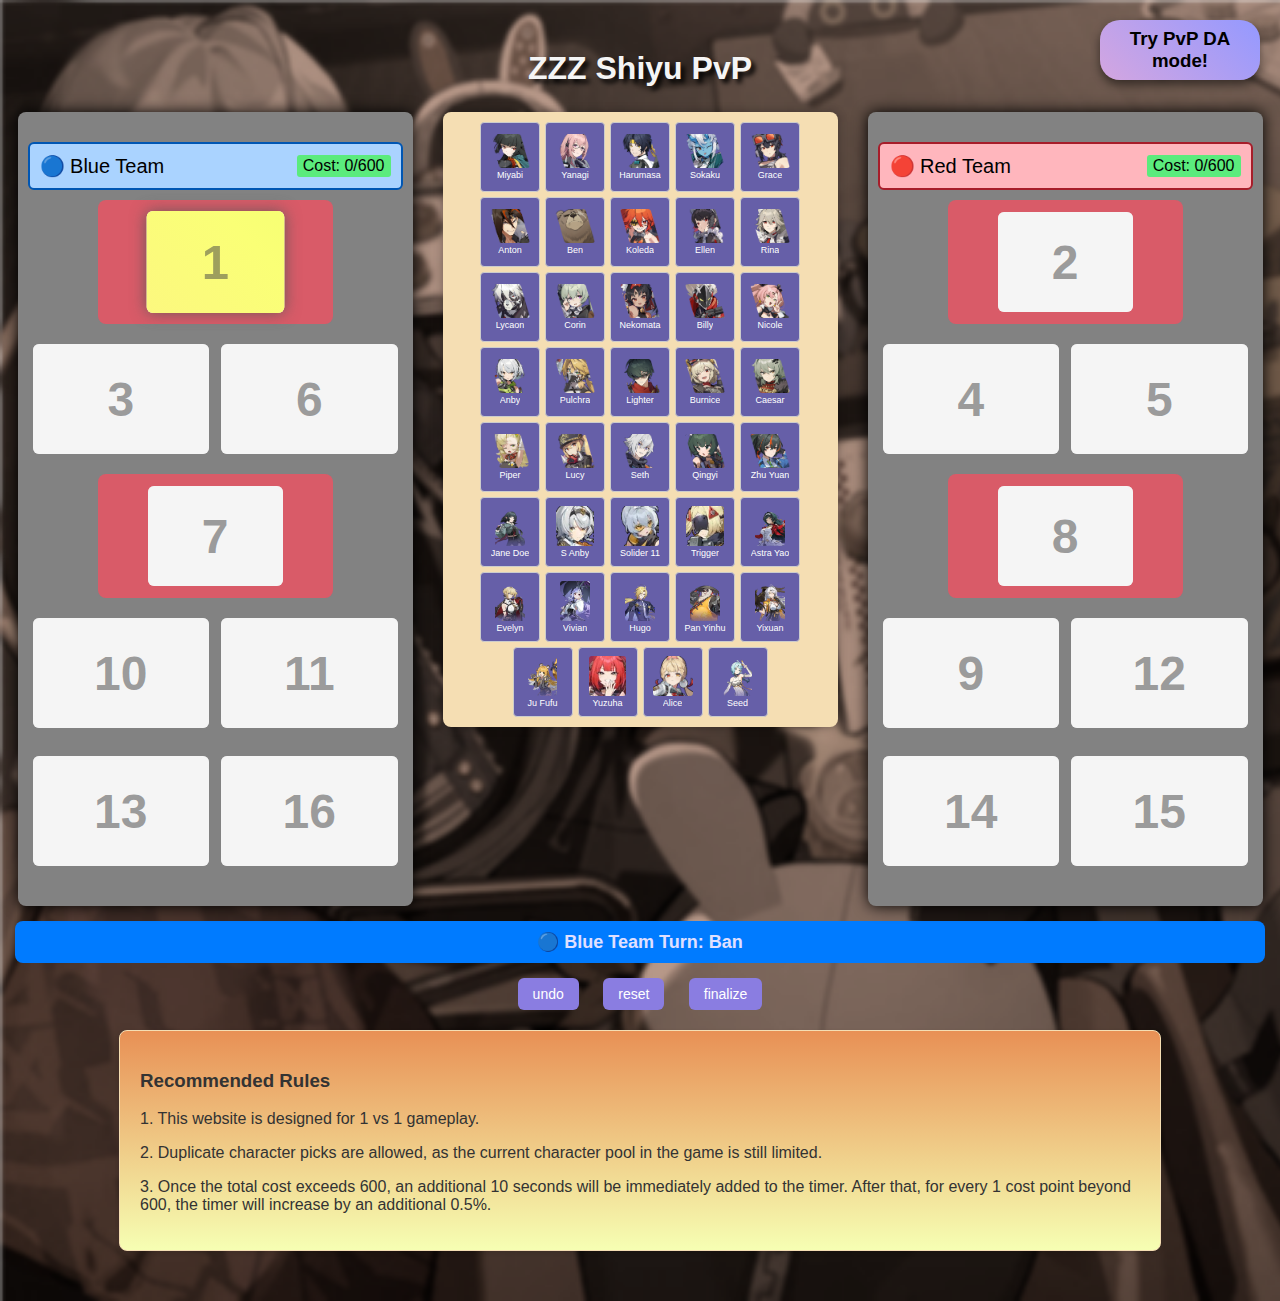
<file: index.html>
<!DOCTYPE html>
<html lang="th">
<head>
    <meta charset="UTF-8" />
    <meta name="viewport" content="width=device-width, initial-scale=1" />
    <title>ZZZ PvP</title>
    <link rel="stylesheet" href="SD_style.css" />
</head>
<body>

     <a href="./DA_index.html" class="mode-link-box">
    <h3>Try PvP DA mode!</h3>
</a>

    <h1>ZZZ Shiyu PvP</h1>

    <div id="main-game-phase" class="game-phase">
        <div class="teams-container">
            <div class="team" id="blue-team">
                <h3 id="blue-title" contenteditable="true">
                    🔵 Blue Team
                    <span class="team-cost-display" id="blue-cost">Cost: 0</span>
                </h3>

                <div class="ban-pick-row ban-row">
                    <div class="char-slot ban-char-slot" id="blue-ban-1" data-type="ban" data-index="0" data-team="blue"></div>
                </div>

                <div class="ban-pick-row pick-row">
                    <div class="char-slot" id="blue-pick-1" data-type="pick" data-index="0" data-team="blue"></div>
                    <div class="char-slot" id="blue-pick-2" data-type="pick" data-index="1" data-team="blue"></div>
                </div>

                <div class="ban-pick-row ban-row">
                    <div class="char-slot ban-char-slot" id="blue-ban-2" data-type="ban" data-index="1" data-team="blue"></div>
                </div>

                <div class="ban-pick-row pick-row">
                    <div class="char-slot" id="blue-pick-3" data-type="pick" data-index="2" data-team="blue"></div>
                    <div class="char-slot" id="blue-pick-4" data-type="pick" data-index="3" data-team="blue"></div>
                </div>

                <div class="ban-pick-row pick-row">
                    <div class="char-slot" id="blue-pick-5" data-type="pick" data-index="4" data-team="blue"></div>
                    <div class="char-slot" id="blue-pick-6" data-type="pick" data-index="5" data-team="blue"></div>
                </div>
            </div>

            <div id="char-grid" class="characters"></div>

            <div class="team" id="red-team">
                <h3 id="red-title" contenteditable="true">
                    🔴 Red Team
                    <span class="team-cost-display" id="red-cost">Cost: 0</span>
                </h3>

                <div class="ban-pick-row ban-row">
                    <div class="char-slot ban-char-slot" id="red-ban-1" data-type="ban" data-index="0" data-team="red"></div>
                </div>

                <div class="ban-pick-row pick-row">
                    <div class="char-slot" id="red-pick-1" data-type="pick" data-index="0" data-team="red"></div>
                    <div class="char-slot" id="red-pick-2" data-type="pick" data-index="1" data-team="red"></div>
                </div>

                <div class="ban-pick-row ban-row">
                    <div class="char-slot ban-char-slot" id="red-ban-2" data-type="ban" data-index="1" data-team="red"></div>
                </div>

                <div class="ban-pick-row pick-row">
                    <div class="char-slot" id="red-pick-3" data-type="pick" data-index="2" data-team="red"></div>
                    <div class="char-slot" id="red-pick-4" data-type="pick" data-index="3" data-team="red"></div>
                </div>

                <div class="ban-pick-row pick-row">
                    <div class="char-slot" id="red-pick-5" data-type="pick" data-index="4" data-team="red"></div>
                    <div class="char-slot" id="red-pick-6" data-type="pick" data-index="5" data-team="red"></div>
                </div>
            </div>
        </div>

        <div id="turn-info" class="turn-info"></div>

        <div class="controls">
            <button id="undo-btn">undo</button>
            <button id="reset-btn">reset</button>
            <button id="go-to-result-btn">finalize</button>
        </div>
    </div>

    <div id="result-phase" class="game-phase hidden">
        <h2>กรอกผลการแข่งขัน</h2>
        <div class="time-input-section">
            <div class="time-input-group">
                <label for="blue-time-seconds">เวลา Blue (วินาที):</label>
                <input type="number" id="blue-time-seconds" value="0" min="0">
            </div>
            <div class="time-input-group">
                <label for="red-time-seconds">เวลา Red (วินาที):</label>
                <input type="number" id="red-time-seconds" value="0" min="0">
            </div>
        </div>
        <button id="calculate-result-btn">Result</button>

        <div id="result-display" class="result-display hidden">
            <h3>ผลการแข่งขัน</h3>
            <p id="winner-text"></p>
            <p id="blue-penalty-text"></p>
            <p id="red-penalty-text"></p>
            <p id="final-blue-time-text"></p>
            <p id="final-red-time-text"></p>
        </div>
        <div class="controls" style="margin-top: 20px;">
            <button id="back-to-main-btn">back to Draft page</button>
            <button id="reset-game-from-result-btn">reset</button>
        </div>
    </div>

    <div id="message-box-overlay" class="message-box-overlay">
        <div class="message-box-content">
            <p id="message-box-text"></p>
            <div class="message-box-buttons">
                <button id="message-box-ok-btn">OK</button>
                <button id="message-box-cancel-btn" class="hidden">cancle</button>
            </div>
        </div>
    </div>

        <div id="rules-section" class="info-box">
            <h3>Recommended Rules</h3>
            <p>1. This website is designed for 1 vs 1 gameplay. </p>
            <p>2. Duplicate character picks are allowed, as the current character pool in the game is still limited. </p>
            <p>3. Once the total cost exceeds 600, an additional 10 seconds will be immediately added to the timer. After that, for every 1 cost point beyond 600, the timer will increase by an additional 0.5%.</p>
        </div>

    <script src="SD_script.js"  type="module"></script>
</body>
</html>
</file>
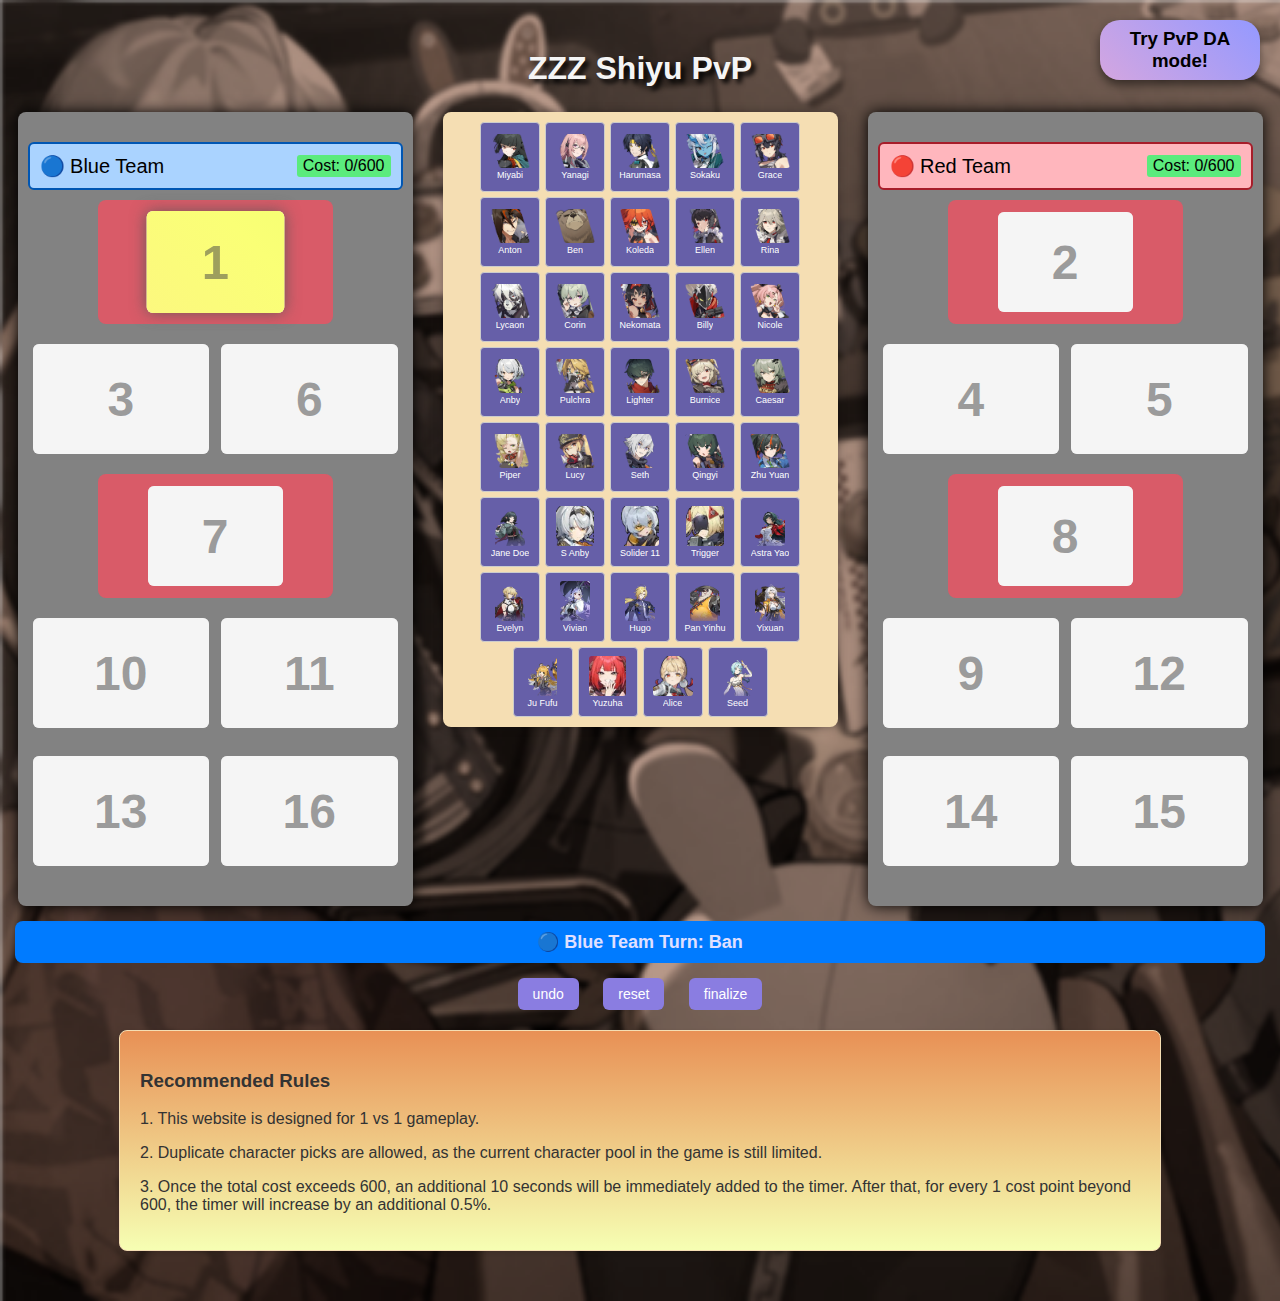
<file: Banpick/SD_index.html>
<!DOCTYPE html>
<html lang="th">
<head>
    <meta charset="UTF-8" />
    <meta name="viewport" content="width=device-width, initial-scale=1" />
    <title>ZZZ PvP</title>
    <link rel="stylesheet" href="SD_style.css" />
</head>
<body>

     <a href="http://127.0.0.1:5500/Banpick/DA_index.html" class="mode-link-box">
    <h3>Try PvP DA mode!</h3>
</a>

    <h1>ZZZ Shiyu PvP</h1>

    <div id="main-game-phase" class="game-phase">
        <div class="teams-container">
            <div class="team" id="blue-team">
                <h3 id="blue-title" contenteditable="true">
                    🔵 Blue Team
                    <span class="team-cost-display" id="blue-cost">Cost: 0</span>
                </h3>

                <div class="ban-pick-row ban-row">
                    <div class="char-slot ban-char-slot" id="blue-ban-1" data-type="ban" data-index="0" data-team="blue"></div>
                </div>

                <div class="ban-pick-row pick-row">
                    <div class="char-slot" id="blue-pick-1" data-type="pick" data-index="0" data-team="blue"></div>
                    <div class="char-slot" id="blue-pick-2" data-type="pick" data-index="1" data-team="blue"></div>
                </div>

                <div class="ban-pick-row ban-row">
                    <div class="char-slot ban-char-slot" id="blue-ban-2" data-type="ban" data-index="1" data-team="blue"></div>
                </div>

                <div class="ban-pick-row pick-row">
                    <div class="char-slot" id="blue-pick-3" data-type="pick" data-index="2" data-team="blue"></div>
                    <div class="char-slot" id="blue-pick-4" data-type="pick" data-index="3" data-team="blue"></div>
                </div>

                <div class="ban-pick-row pick-row">
                    <div class="char-slot" id="blue-pick-5" data-type="pick" data-index="4" data-team="blue"></div>
                    <div class="char-slot" id="blue-pick-6" data-type="pick" data-index="5" data-team="blue"></div>
                </div>
            </div>

            <div id="char-grid" class="characters"></div>

            <div class="team" id="red-team">
                <h3 id="red-title" contenteditable="true">
                    🔴 Red Team
                    <span class="team-cost-display" id="red-cost">Cost: 0</span>
                </h3>

                <div class="ban-pick-row ban-row">
                    <div class="char-slot ban-char-slot" id="red-ban-1" data-type="ban" data-index="0" data-team="red"></div>
                </div>

                <div class="ban-pick-row pick-row">
                    <div class="char-slot" id="red-pick-1" data-type="pick" data-index="0" data-team="red"></div>
                    <div class="char-slot" id="red-pick-2" data-type="pick" data-index="1" data-team="red"></div>
                </div>

                <div class="ban-pick-row ban-row">
                    <div class="char-slot ban-char-slot" id="red-ban-2" data-type="ban" data-index="1" data-team="red"></div>
                </div>

                <div class="ban-pick-row pick-row">
                    <div class="char-slot" id="red-pick-3" data-type="pick" data-index="2" data-team="red"></div>
                    <div class="char-slot" id="red-pick-4" data-type="pick" data-index="3" data-team="red"></div>
                </div>

                <div class="ban-pick-row pick-row">
                    <div class="char-slot" id="red-pick-5" data-type="pick" data-index="4" data-team="red"></div>
                    <div class="char-slot" id="red-pick-6" data-type="pick" data-index="5" data-team="red"></div>
                </div>
            </div>
        </div>

        <div id="turn-info" class="turn-info"></div>

        <div class="controls">
            <button id="undo-btn">undo</button>
            <button id="reset-btn">reset</button>
            <button id="go-to-result-btn">finalize</button>
        </div>
    </div>

    <div id="result-phase" class="game-phase hidden">
        <h2>กรอกผลการแข่งขัน</h2>
        <div class="time-input-section">
            <div class="time-input-group">
                <label for="blue-time-seconds">เวลา Blue (วินาที):</label>
                <input type="number" id="blue-time-seconds" value="0" min="0">
            </div>
            <div class="time-input-group">
                <label for="red-time-seconds">เวลา Red (วินาที):</label>
                <input type="number" id="red-time-seconds" value="0" min="0">
            </div>
        </div>
        <button id="calculate-result-btn">Result</button>

        <div id="result-display" class="result-display hidden">
            <h3>ผลการแข่งขัน</h3>
            <p id="winner-text"></p>
            <p id="blue-penalty-text"></p>
            <p id="red-penalty-text"></p>
            <p id="final-blue-time-text"></p>
            <p id="final-red-time-text"></p>
        </div>
        <div class="controls" style="margin-top: 20px;">
            <button id="back-to-main-btn">back to Draft page</button>
            <button id="reset-game-from-result-btn">reset</button>
        </div>
    </div>

    <div id="message-box-overlay" class="message-box-overlay">
        <div class="message-box-content">
            <p id="message-box-text"></p>
            <div class="message-box-buttons">
                <button id="message-box-ok-btn">OK</button>
                <button id="message-box-cancel-btn" class="hidden">cancle</button>
            </div>
        </div>
    </div>

        <div id="rules-section" class="info-box">
            <h3>Recommended Rules</h3>
            <p>1. This website is designed for 1 vs 1 gameplay. </p>
            <p>2. Duplicate character picks are allowed, as the current character pool in the game is still limited. </p>
            <p>3. Once the total cost exceeds 600, an additional 10 seconds will be immediately added to the timer. After that, for every 1 cost point beyond 600, the timer will increase by an additional 0.5%.</p>
        </div>

    <script src="SD_script.js"  type="module"></script>
</body>
</html>
</file>
<file: SD_style.css>
body {
    font-family: "Segoe UI", Tahoma, Geneva, Verdana, sans-serif;
    max-width: 1300px;
    margin: 50px auto;
    padding: 0 15px;
    background-image: url('Wallpaper/Wise_Belle\ wallpaper.png');
    background-size: cover;
    color: black;
}

.header-controls {
    position: relative;
    width: 100%;
    display: flex;
    justify-content: space-between;
    align-items: flex-start;
    padding: 10px;
    box-sizing: border-box;
    z-index: 100;
}

.mode-link-box {
    display: block;
    width: 150px;
    height: 50px;
    padding: 5px; 
    text-align: center;
    text-decoration: none;

    position: absolute; 
    top: 20px; 
    right: 20px;   

    background: linear-gradient(45deg, #d4a6e0, #9499ff);
    color: black;
    border-radius: 20px;
    box-shadow: 0 5px 10px rgba(0, 0, 0, 0.486);
    transition: all 0.5s ease;

    display: flex;
    flex-direction: column;
    justify-content: center;
    align-items: center;
}

.mode-link-box:hover {
    transform: translateY(-5px);
    box-shadow: 0 12px 20px rgba(0, 0, 0, 0.3);
    background: linear-gradient(45deg, #ffb066, #f3ff6b);
}

.info-box {
    width: 80%;
    height: auto;
    padding: 20px;
    border: 1px solid wheat; 
    color: #333;
    border-radius: 8px;
    background:linear-gradient(rgb(232, 144, 85), rgb(246, 255, 179));
    box-shadow: 0 2px 5px rgba(0,0,0,0.1);
    margin: 20px auto; 
    text-align: left;
}

h1 {
    text-align: center;
    margin-bottom: 25px;
    color: whitesmoke;
    text-shadow: 4px 4px 5px rgba(0, 0, 0, 2);
}

.teams-container {
    display: flex;
    justify-content: center;
    align-items: flex-start;
    gap: 30px;
    margin-bottom: 15px;
    flex-wrap: nowrap;
}

.team {
    background: rgb(130, 130, 130);
    border-radius: 8px;
    box-shadow: 0 0 15px black;
    width: 30%;
    min-width: 280px;
    padding: 10px 10px 20px;
    position: relative;
}

.team h3 {
    text-align: left;
    margin-bottom: 10px;
    padding: 10px;
    background-color: #6270d4;
    border-radius: 6px;
    font-weight: 400;
    font-size: 20px;
    cursor: text;
    user-select: text;
    display: flex;
    justify-content: space-between;
    align-items: center;
    color: black;
}

#blue-title {
    background-color: #aad3ff; 
    border: 2px solid #0056b3;
}

#red-title {
    background-color: #ffb6bd;
    border: 2px solid #a71d2a; 
}

.team h3 .team-cost-display {
    position: static;
    margin-left: auto;
    font-size: 0.8em;
    padding: 2px 6px;
    border-radius: 3px;
    min-width: unset;
    text-align: right;
}

.team-cost-display.cost-exceeded {
    background-color: #f36954;
    animation: pulse-red 1s infinite alternate;
}

.team-cost-display:not(.cost-exceeded) {
    background-color: #5beb7d;
}

@keyframes pulse-red {
    from { transform: scale(1); box-shadow: 0 0 0 rgba(220, 53, 69, 0.7); }
    to { transform: scale(1.05); box-shadow: 0 0 15px rgba(220, 53, 69, 0.9); }
}

.ban-pick-row {
    display: flex;
    gap: 12px;
    margin-bottom: 12px;
    justify-content: center;
}

.ban-pick-row.ban-row {
    background-color: rgba(254, 74, 92, 0.7);
    border-radius: 8px;
    padding: 12px 5px;
    width: 60%;
    margin: 0 auto 12px;
    flex-wrap: wrap;
}

.ban-pick-row.pick-row {
    background-color: bl;
    border-radius: 8px;
    padding: 8px 5px;
}

.char-slot {
    background-color: whitesmoke;
    border-radius: 6px;
    width: 60%;
    height: 100px;
    display: flex;
    flex-direction: column;
    justify-content: flex-start;
    align-items: center;
    font-weight: 600;
    font-size: 14px;
    color: black;
    user-select: none;
    box-shadow: inset 0 0 8px whitesmoke;
    position: relative;
    cursor: default;
    overflow: hidden;
    padding-top: 5px;
    padding-bottom: 5px;
}

.char-slot img {
    max-width: 50px;
    max-height: 30px;
    object-fit: contain;
    border-radius: 3px;
    margin-bottom: 2px;
}

.char-slot.ban-char-slot {
    justify-content: center;
    height: 100px;
    padding: 0;
}

.char-slot.ban-char-slot img {
    max-width: 80px;
    max-height: 80px;
    margin-bottom: 5px;
}

.char-slot.ban-char-slot .m-weapon-controls {
    display: none;
}

.char-slot .m-weapon-controls {
    display: flex;
    flex-direction: column;
    align-items: center;
    gap: 3px;
    margin-top: 5px;
    width: 95%;
}

.m-select-container, .weapon-select-container {
    display: flex;
    flex-direction: row;
    justify-content: center;
    align-items: center;
    gap: 5px;
    width: 100%;
}

.m-select-container label, .weapon-select-container label {
    font-size: 0.7em;
    color: black;
    white-space: nowrap;
    min-width: 35px;
    text-align: right;
}

.m-select-container select,
.weapon-search-input {
    width: auto;
    flex-grow: 1;
    padding: 3px;
    border-radius: 4px;
    border: 1px solid #7c6fb3;
    background-color: #665fa8;
    color: white;
    font-size: 0.75em;
    text-align: center;
    appearance: none;
    -webkit-appearance: none;
    -moz-appearance: none;
    background-image: url('data:image/svg+xml;charset=US-ASCII,%3Csvg%20xmlns%3D%22http%3A%2F%2Fwww.w3.org%2F2000%2Fsvg%22%20width%3D%22292.4%22%20height%3D%22292.4%22%3E%3Cpath%20fill%3D%22%23ffffff%22%20d%3D%22M287%2069.4a17.6%2017.6%200%200%200-13.2-6.4H18.6c-5%200-9.3%201.8-13.2%206.4s-6.4%209.3-6.4%2013.2V210c0%205%201.8%209.3%206.4%2013.2%203.9%203.9%208.7%206.4%2013.2%206.4h255.2c5%200%209.3-1.8%2013.2-6.4s6.4-9.3%206.4-13.2V82.6c0-5-1.8-9.3-6.4-13.2z%22%2F%3E%3C%2Fsvg%3E');
    background-repeat: no-repeat;
    background-position: right 3px center;
    background-size: 8px auto;
}
.weapon-search-input {
    background-image: none;
    padding-right: 5px;
}

.m-select-container select option,
.weapon-select-container datalist option {
    background-color: #453a70;
    color: white;
}

.characters {
    display: flex;
    flex-wrap: wrap;
    justify-content: center;
    gap: 5px;
    margin-bottom: 10px;
    width: 30%;
    min-width: 250px;
    background-color: wheat;
    border-radius: 8px;
    padding: 10px;
    box-shadow: 0 0 10px rgba(0, 0, 0, 0.3);
}

.characters button {
    width: 60px;
    height: 70px;
    padding: 5px;
    font-size: 10px;
    border-radius: 4px;
    border: 1.5px solid #ccc;
    cursor: pointer;
    background: #665fa8;
    color: white;
    transition: background-color 0.3s, border-color 0.3s;
    user-select: none;
    display: flex;
    flex-direction: column;
    justify-content: center;
    align-items: center;
    text-align: center;
}

.characters button img {
    max-width: 40px;
    max-height: 40px;
    object-fit: contain;
    border-radius: 3px;
    margin-bottom: 2px;
}

.characters button span {
    display: block;
    font-size: 9px;
    white-space: nowrap;
    overflow: hidden;
    text-overflow: ellipsis;
    max-width: 90%;
}

.characters button:hover:not(:disabled) {
    background-color: #9088d3;
    border-color: #bfb9ff;
}

.characters button.disabled {
    cursor: not-allowed;
    opacity: 0.5;
    background-color: #423f66;
    border-color: #504d78;
    color: #aaa;
}

.turn-info {
    text-align: center;
    margin-top: 15px;
    margin-bottom: 15px;
    font-weight: 600;
    font-size: 18px;
    color: #e0e0ff;
    padding: 10px;
    border-radius: 8px;
    transition: background-color 0.3s;
}

.controls {
    text-align: center;
    margin-top: 10px;
    margin-bottom: 20px;
}

.controls button {
    font-size: 14px;
    padding: 8px 15px;
    margin: 0 10px;
    border-radius: 6px;
    border: none;
    background-color: #8a7de1;
    color: white;
    cursor: pointer;
    transition: background-color 0.3s;
}

.controls button:hover {
    background-color: #675bcf;
}

.message-box-overlay {
    position: fixed;
    top: 0;
    left: 0;
    width: 100%;
    height: 100%;
    background: black(0, 0, 0, 0.7);
    display: flex;
    justify-content: center;
    align-items: center;
    z-index: 1000;
    visibility: hidden;
    opacity: 0;
    transition: visibility 0s, opacity 0.3s ease;
}

.message-box-overlay.visible {
    visibility: visible;
    opacity: 1;
}

.message-box-content {
    background: #453a70;
    color: white;
    padding: 30px;
    border-radius: 10px;
    box-shadow: 0 5px 15px rgba(0, 0, 0, 0.5);
    text-align: center;
    max-width: 400px;
    width: 90%;
}

.message-box-content p {
    margin-bottom: 25px;
    font-size: 1.1em;
}

.message-box-buttons button {
    background-color: #8a7de1;
    color: white;
    border: none;
    padding: 10px 20px;
    border-radius: 5px;
    cursor: pointer;
    font-size: 1em;
    margin: 0 10px;
    transition: background-color 0.3s ease;
}

.message-box-buttons button:hover {
    background-color: #675bcf;
}

.message-box-buttons button.hidden {
    display: none;
}

.game-phase.hidden {
    display: none;
}

#result-phase {
    background-color: #3b325c;
    padding: 20px;
    border-radius: 8px;
    margin-top: 20px;
    text-align: center;
}

#result-phase h2 {
    color: #e0e0ff;
    margin-bottom: 20px;
}

.time-input-section {
    display: flex;
    justify-content: center;
    align-items: center;
    gap: 15px;
    margin-bottom: 15px;
    font-size: 1.1em;
    flex-wrap: wrap;
}

.time-input-section label {
    color: #e0e0ff;
    white-space: nowrap;
}

.time-input-section input {
    width: 80px;
    padding: 8px;
    border-radius: 5px;
    border: 1px solid #7c6fb3;
    background-color: #665fa8;
    color: white;
    font-size: 1em;
    text-align: center;
}

.time-input-group {
    display: flex;
    gap: 15px;
    justify-content: center;
    width: 100%;
}

.result-display {
    background-color: #4d4075;
    padding: 15px;
    border-radius: 8px;
    margin-top: 20px;
}

.result-display h3 {
    color: #e0e0ff;
    margin-bottom: 10px;
}

.result-display p {
    font-size: 1.2em;
    color: #e0e0e0;
    margin-bottom: 8px;
}

.result-display p#winner-text {
    font-weight: bold;
    color: #ffd700;
}

.char-slot.active-turn {
    position: relative; 
    z-index: 10; 
    overflow: hidden; 
    box-shadow: 0 0 15px rgba(87, 87, 87, 0.818); 
    transform: scale(1.02); 
    transition: transform 0.2s ease-in-out, box-shadow 0.2s ease-in-out; 
}

/* Pseudo-element สำหรับสร้าง border ที่มี animation */
.char-slot.active-turn::before {
    content: '';
    position: absolute;
    top: -2px;
    left: -2px;
    right: -2px;
    bottom: -2px;
    background: linear-gradient(45deg, #ffeb8f, #faff76, #e0ff62); /* สีของกรอบ */
    background-size: 400% 400%;
    z-index: -1;
    animation: pulse-border 3s ease-in-out infinite alternate, gradient-shift 5s ease infinite; /* ใช้ animation 2 ตัว */
    border-radius: inherit; /* ให้ขอบโค้งตาม slot */
}

/* เพิ่ม animation สำหรับ gradient shift */
@keyframes gradient-shift {
    0% { background-position: 0% 50%; }
    50% { background-position: 100% 50%; }
    100% { background-position: 0% 50%; }
}

/* Keyframes สำหรับ animation กรอบเรืองแสง */
@keyframes pulse-border {
    0% {
        box-shadow: 0 0 15px rgba(0, 123, 255, 0.8); /* สีน้ำเงินสว่าง */
        transform: scale(1.02);
    }
    50% {
        box-shadow: 0 0 25px rgba(255, 255, 0, 0.9); /* เปลี่ยนเป็นสีเหลืองสว่าง */
        transform: scale(1.05);
    }
    100% {
        box-shadow: 0 0 15px y(0, 123, 255, 0.8);
        transform: scale(1.02);
    }
}

.char-slot.empty-slot-number {
    display: flex; 
    justify-content: center;
    align-items: center;
    font-size: 3em;
    font-weight: bold;
    color: rgb(66, 65, 65, 0.5);

}
</file>
<file: Banpick/SD_style.css>
body {
    font-family: "Segoe UI", Tahoma, Geneva, Verdana, sans-serif;
    max-width: 1300px;
    margin: 50px auto;
    padding: 0 15px;
    background-image: url('Wallpaper/Wise_Belle\ wallpaper.png');
    background-size: cover;
    color: black;
}

.header-controls {
    position: relative;
    width: 100%;
    display: flex;
    justify-content: space-between;
    align-items: flex-start;
    padding: 10px;
    box-sizing: border-box;
    z-index: 100;
}

.mode-link-box {
    display: block;
    width: 150px;
    height: 50px;
    padding: 5px; 
    text-align: center;
    text-decoration: none;

    position: absolute; 
    top: 20px; 
    right: 20px;   

    background: linear-gradient(45deg, #d4a6e0, #9499ff);
    color: black;
    border-radius: 20px;
    box-shadow: 0 5px 10px rgba(0, 0, 0, 0.486);
    transition: all 0.5s ease;

    display: flex;
    flex-direction: column;
    justify-content: center;
    align-items: center;
}

.mode-link-box:hover {
    transform: translateY(-5px);
    box-shadow: 0 12px 20px rgba(0, 0, 0, 0.3);
    background: linear-gradient(45deg, #ffb066, #f3ff6b);
}

.info-box {
    width: 80%;
    height: auto;
    padding: 20px;
    border: 1px solid wheat; 
    color: #333;
    border-radius: 8px;
    background:linear-gradient(rgb(232, 144, 85), rgb(246, 255, 179));
    box-shadow: 0 2px 5px rgba(0,0,0,0.1);
    margin: 20px auto; 
    text-align: left;
}

h1 {
    text-align: center;
    margin-bottom: 25px;
    color: whitesmoke;
    text-shadow: 4px 4px 5px rgba(0, 0, 0, 2);
}

.teams-container {
    display: flex;
    justify-content: center;
    align-items: flex-start;
    gap: 30px;
    margin-bottom: 15px;
    flex-wrap: nowrap;
}

.team {
    background: rgb(130, 130, 130);
    border-radius: 8px;
    box-shadow: 0 0 15px black;
    width: 30%;
    min-width: 280px;
    padding: 10px 10px 20px;
    position: relative;
}

.team h3 {
    text-align: left;
    margin-bottom: 10px;
    padding: 10px;
    background-color: #6270d4;
    border-radius: 6px;
    font-weight: 400;
    font-size: 20px;
    cursor: text;
    user-select: text;
    display: flex;
    justify-content: space-between;
    align-items: center;
    color: black;
}

#blue-title {
    background-color: #aad3ff; 
    border: 2px solid #0056b3;
}

#red-title {
    background-color: #ffb6bd;
    border: 2px solid #a71d2a; 
}

.team h3 .team-cost-display {
    position: static;
    margin-left: auto;
    font-size: 0.8em;
    padding: 2px 6px;
    border-radius: 3px;
    min-width: unset;
    text-align: right;
}

.team-cost-display.cost-exceeded {
    background-color: #f36954;
    animation: pulse-red 1s infinite alternate;
}

.team-cost-display:not(.cost-exceeded) {
    background-color: #5beb7d;
}

@keyframes pulse-red {
    from { transform: scale(1); box-shadow: 0 0 0 rgba(220, 53, 69, 0.7); }
    to { transform: scale(1.05); box-shadow: 0 0 15px rgba(220, 53, 69, 0.9); }
}

.ban-pick-row {
    display: flex;
    gap: 12px;
    margin-bottom: 12px;
    justify-content: center;
}

.ban-pick-row.ban-row {
    background-color: rgba(254, 74, 92, 0.7);
    border-radius: 8px;
    padding: 12px 5px;
    width: 60%;
    margin: 0 auto 12px;
    flex-wrap: wrap;
}

.ban-pick-row.pick-row {
    background-color: bl;
    border-radius: 8px;
    padding: 8px 5px;
}

.char-slot {
    background-color: whitesmoke;
    border-radius: 6px;
    width: 60%;
    height: 100px;
    display: flex;
    flex-direction: column;
    justify-content: flex-start;
    align-items: center;
    font-weight: 600;
    font-size: 14px;
    color: black;
    user-select: none;
    box-shadow: inset 0 0 8px whitesmoke;
    position: relative;
    cursor: default;
    overflow: hidden;
    padding-top: 5px;
    padding-bottom: 5px;
}

.char-slot img {
    max-width: 50px;
    max-height: 30px;
    object-fit: contain;
    border-radius: 3px;
    margin-bottom: 2px;
}

.char-slot.ban-char-slot {
    justify-content: center;
    height: 100px;
    padding: 0;
}

.char-slot.ban-char-slot img {
    max-width: 80px;
    max-height: 80px;
    margin-bottom: 5px;
}

.char-slot.ban-char-slot .m-weapon-controls {
    display: none;
}

.char-slot .m-weapon-controls {
    display: flex;
    flex-direction: column;
    align-items: center;
    gap: 3px;
    margin-top: 5px;
    width: 95%;
}

.m-select-container, .weapon-select-container {
    display: flex;
    flex-direction: row;
    justify-content: center;
    align-items: center;
    gap: 5px;
    width: 100%;
}

.m-select-container label, .weapon-select-container label {
    font-size: 0.7em;
    color: black;
    white-space: nowrap;
    min-width: 35px;
    text-align: right;
}

.m-select-container select,
.weapon-search-input {
    width: auto;
    flex-grow: 1;
    padding: 3px;
    border-radius: 4px;
    border: 1px solid #7c6fb3;
    background-color: #665fa8;
    color: white;
    font-size: 0.75em;
    text-align: center;
    appearance: none;
    -webkit-appearance: none;
    -moz-appearance: none;
    background-image: url('data:image/svg+xml;charset=US-ASCII,%3Csvg%20xmlns%3D%22http%3A%2F%2Fwww.w3.org%2F2000%2Fsvg%22%20width%3D%22292.4%22%20height%3D%22292.4%22%3E%3Cpath%20fill%3D%22%23ffffff%22%20d%3D%22M287%2069.4a17.6%2017.6%200%200%200-13.2-6.4H18.6c-5%200-9.3%201.8-13.2%206.4s-6.4%209.3-6.4%2013.2V210c0%205%201.8%209.3%206.4%2013.2%203.9%203.9%208.7%206.4%2013.2%206.4h255.2c5%200%209.3-1.8%2013.2-6.4s6.4-9.3%206.4-13.2V82.6c0-5-1.8-9.3-6.4-13.2z%22%2F%3E%3C%2Fsvg%3E');
    background-repeat: no-repeat;
    background-position: right 3px center;
    background-size: 8px auto;
}
.weapon-search-input {
    background-image: none;
    padding-right: 5px;
}

.m-select-container select option,
.weapon-select-container datalist option {
    background-color: #453a70;
    color: white;
}

.characters {
    display: flex;
    flex-wrap: wrap;
    justify-content: center;
    gap: 5px;
    margin-bottom: 10px;
    width: 30%;
    min-width: 250px;
    background-color: wheat;
    border-radius: 8px;
    padding: 10px;
    box-shadow: 0 0 10px rgba(0, 0, 0, 0.3);
}

.characters button {
    width: 60px;
    height: 70px;
    padding: 5px;
    font-size: 10px;
    border-radius: 4px;
    border: 1.5px solid #ccc;
    cursor: pointer;
    background: #665fa8;
    color: white;
    transition: background-color 0.3s, border-color 0.3s;
    user-select: none;
    display: flex;
    flex-direction: column;
    justify-content: center;
    align-items: center;
    text-align: center;
}

.characters button img {
    max-width: 40px;
    max-height: 40px;
    object-fit: contain;
    border-radius: 3px;
    margin-bottom: 2px;
}

.characters button span {
    display: block;
    font-size: 9px;
    white-space: nowrap;
    overflow: hidden;
    text-overflow: ellipsis;
    max-width: 90%;
}

.characters button:hover:not(:disabled) {
    background-color: #9088d3;
    border-color: #bfb9ff;
}

.characters button.disabled {
    cursor: not-allowed;
    opacity: 0.5;
    background-color: #423f66;
    border-color: #504d78;
    color: #aaa;
}

.turn-info {
    text-align: center;
    margin-top: 15px;
    margin-bottom: 15px;
    font-weight: 600;
    font-size: 18px;
    color: #e0e0ff;
    padding: 10px;
    border-radius: 8px;
    transition: background-color 0.3s;
}

.controls {
    text-align: center;
    margin-top: 10px;
    margin-bottom: 20px;
}

.controls button {
    font-size: 14px;
    padding: 8px 15px;
    margin: 0 10px;
    border-radius: 6px;
    border: none;
    background-color: #8a7de1;
    color: white;
    cursor: pointer;
    transition: background-color 0.3s;
}

.controls button:hover {
    background-color: #675bcf;
}

.message-box-overlay {
    position: fixed;
    top: 0;
    left: 0;
    width: 100%;
    height: 100%;
    background: black(0, 0, 0, 0.7);
    display: flex;
    justify-content: center;
    align-items: center;
    z-index: 1000;
    visibility: hidden;
    opacity: 0;
    transition: visibility 0s, opacity 0.3s ease;
}

.message-box-overlay.visible {
    visibility: visible;
    opacity: 1;
}

.message-box-content {
    background: #453a70;
    color: white;
    padding: 30px;
    border-radius: 10px;
    box-shadow: 0 5px 15px rgba(0, 0, 0, 0.5);
    text-align: center;
    max-width: 400px;
    width: 90%;
}

.message-box-content p {
    margin-bottom: 25px;
    font-size: 1.1em;
}

.message-box-buttons button {
    background-color: #8a7de1;
    color: white;
    border: none;
    padding: 10px 20px;
    border-radius: 5px;
    cursor: pointer;
    font-size: 1em;
    margin: 0 10px;
    transition: background-color 0.3s ease;
}

.message-box-buttons button:hover {
    background-color: #675bcf;
}

.message-box-buttons button.hidden {
    display: none;
}

.game-phase.hidden {
    display: none;
}

#result-phase {
    background-color: #3b325c;
    padding: 20px;
    border-radius: 8px;
    margin-top: 20px;
    text-align: center;
}

#result-phase h2 {
    color: #e0e0ff;
    margin-bottom: 20px;
}

.time-input-section {
    display: flex;
    justify-content: center;
    align-items: center;
    gap: 15px;
    margin-bottom: 15px;
    font-size: 1.1em;
    flex-wrap: wrap;
}

.time-input-section label {
    color: #e0e0ff;
    white-space: nowrap;
}

.time-input-section input {
    width: 80px;
    padding: 8px;
    border-radius: 5px;
    border: 1px solid #7c6fb3;
    background-color: #665fa8;
    color: white;
    font-size: 1em;
    text-align: center;
}

.time-input-group {
    display: flex;
    gap: 15px;
    justify-content: center;
    width: 100%;
}

.result-display {
    background-color: #4d4075;
    padding: 15px;
    border-radius: 8px;
    margin-top: 20px;
}

.result-display h3 {
    color: #e0e0ff;
    margin-bottom: 10px;
}

.result-display p {
    font-size: 1.2em;
    color: #e0e0e0;
    margin-bottom: 8px;
}

.result-display p#winner-text {
    font-weight: bold;
    color: #ffd700;
}

.char-slot.active-turn {
    position: relative; 
    z-index: 10; 
    overflow: hidden; 
    box-shadow: 0 0 15px rgba(87, 87, 87, 0.818); 
    transform: scale(1.02); 
    transition: transform 0.2s ease-in-out, box-shadow 0.2s ease-in-out; 
}

/* Pseudo-element สำหรับสร้าง border ที่มี animation */
.char-slot.active-turn::before {
    content: '';
    position: absolute;
    top: -2px;
    left: -2px;
    right: -2px;
    bottom: -2px;
    background: linear-gradient(45deg, #ffeb8f, #faff76, #e0ff62); /* สีของกรอบ */
    background-size: 400% 400%;
    z-index: -1;
    animation: pulse-border 3s ease-in-out infinite alternate, gradient-shift 5s ease infinite; /* ใช้ animation 2 ตัว */
    border-radius: inherit; /* ให้ขอบโค้งตาม slot */
}

/* เพิ่ม animation สำหรับ gradient shift */
@keyframes gradient-shift {
    0% { background-position: 0% 50%; }
    50% { background-position: 100% 50%; }
    100% { background-position: 0% 50%; }
}

/* Keyframes สำหรับ animation กรอบเรืองแสง */
@keyframes pulse-border {
    0% {
        box-shadow: 0 0 15px rgba(0, 123, 255, 0.8); /* สีน้ำเงินสว่าง */
        transform: scale(1.02);
    }
    50% {
        box-shadow: 0 0 25px rgba(255, 255, 0, 0.9); /* เปลี่ยนเป็นสีเหลืองสว่าง */
        transform: scale(1.05);
    }
    100% {
        box-shadow: 0 0 15px y(0, 123, 255, 0.8);
        transform: scale(1.02);
    }
}

.char-slot.empty-slot-number {
    display: flex; 
    justify-content: center;
    align-items: center;
    font-size: 3em;
    font-weight: bold;
    color: rgb(66, 65, 65, 0.5);

}
</file>
